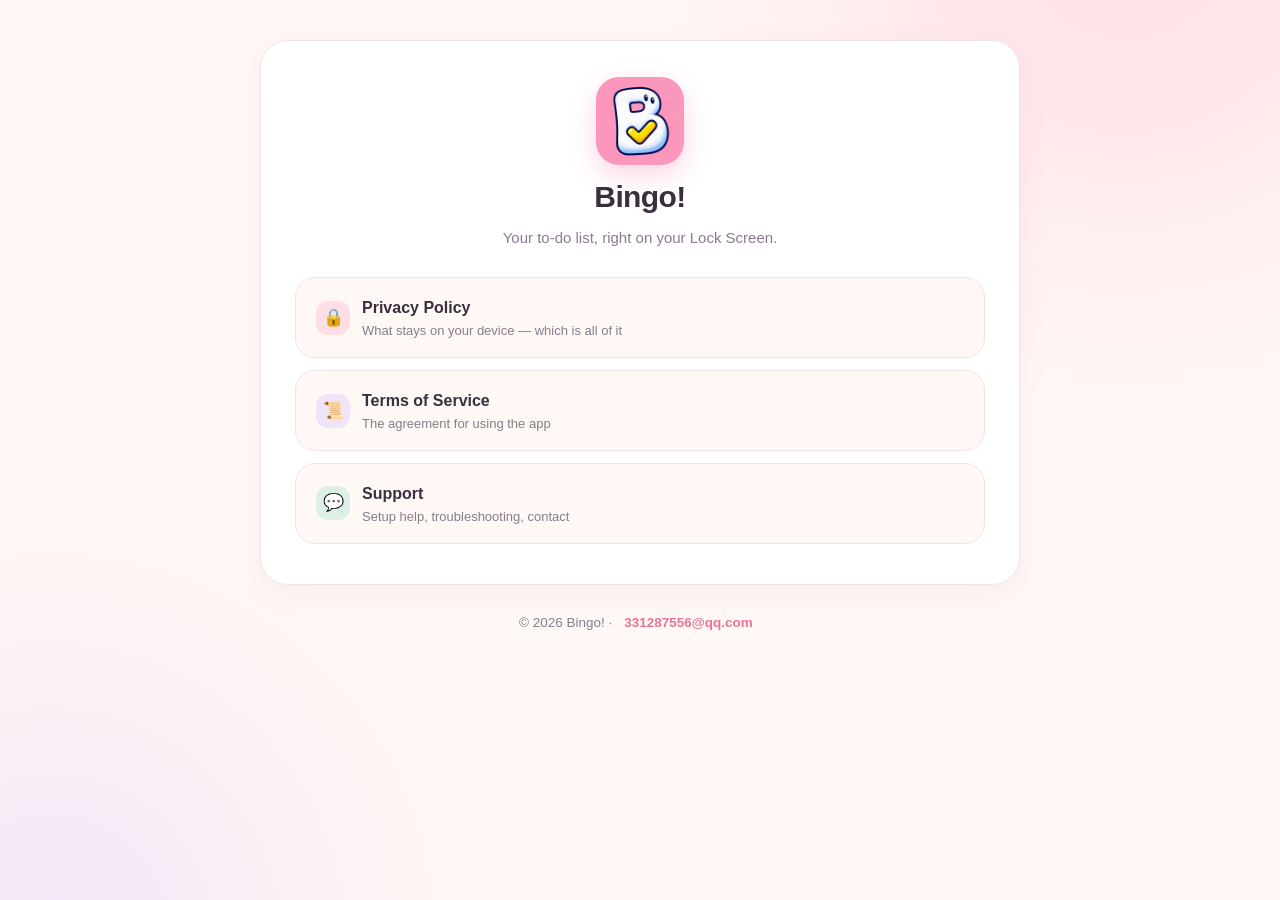
<file: index.html>
<!DOCTYPE html>
<html lang="en">
<head>
<meta charset="UTF-8">
<meta name="viewport" content="width=device-width, initial-scale=1.0">
<title>Bingo! — Legal &amp; Support</title>
<link rel="icon" href="icon.png">
<link rel="apple-touch-icon" href="icon.png">
<link rel="stylesheet" href="style.css">
</head>
<body>
<div class="wrap">
  <div class="card hub">
    <img class="big" src="icon.png" alt="Bingo!" width="88" height="88">
    <h1>Bingo!</h1>
    <p class="sub">Your to-do list, right on your Lock Screen.</p>

    <div class="links">
      <a class="pill" href="privacy-policy.html">
        <span class="ico" style="background:rgba(255,158,189,.28)">🔒</span>
        <span>Privacy Policy<small>What stays on your device — which is all of it</small></span>
      </a>
      <a class="pill" href="terms-of-service.html">
        <span class="ico" style="background:rgba(201,181,255,.30)">📜</span>
        <span>Terms of Service<small>The agreement for using the app</small></span>
      </a>
      <a class="pill" href="support.html">
        <span class="ico" style="background:rgba(138,222,194,.30)">💬</span>
        <span>Support<small>Setup help, troubleshooting, contact</small></span>
      </a>
    </div>
  </div>

  <p class="foot">© 2026 Bingo! · <a href="mailto:331287556@qq.com">331287556@qq.com</a></p>
</div>
</body>
</html>
</file>
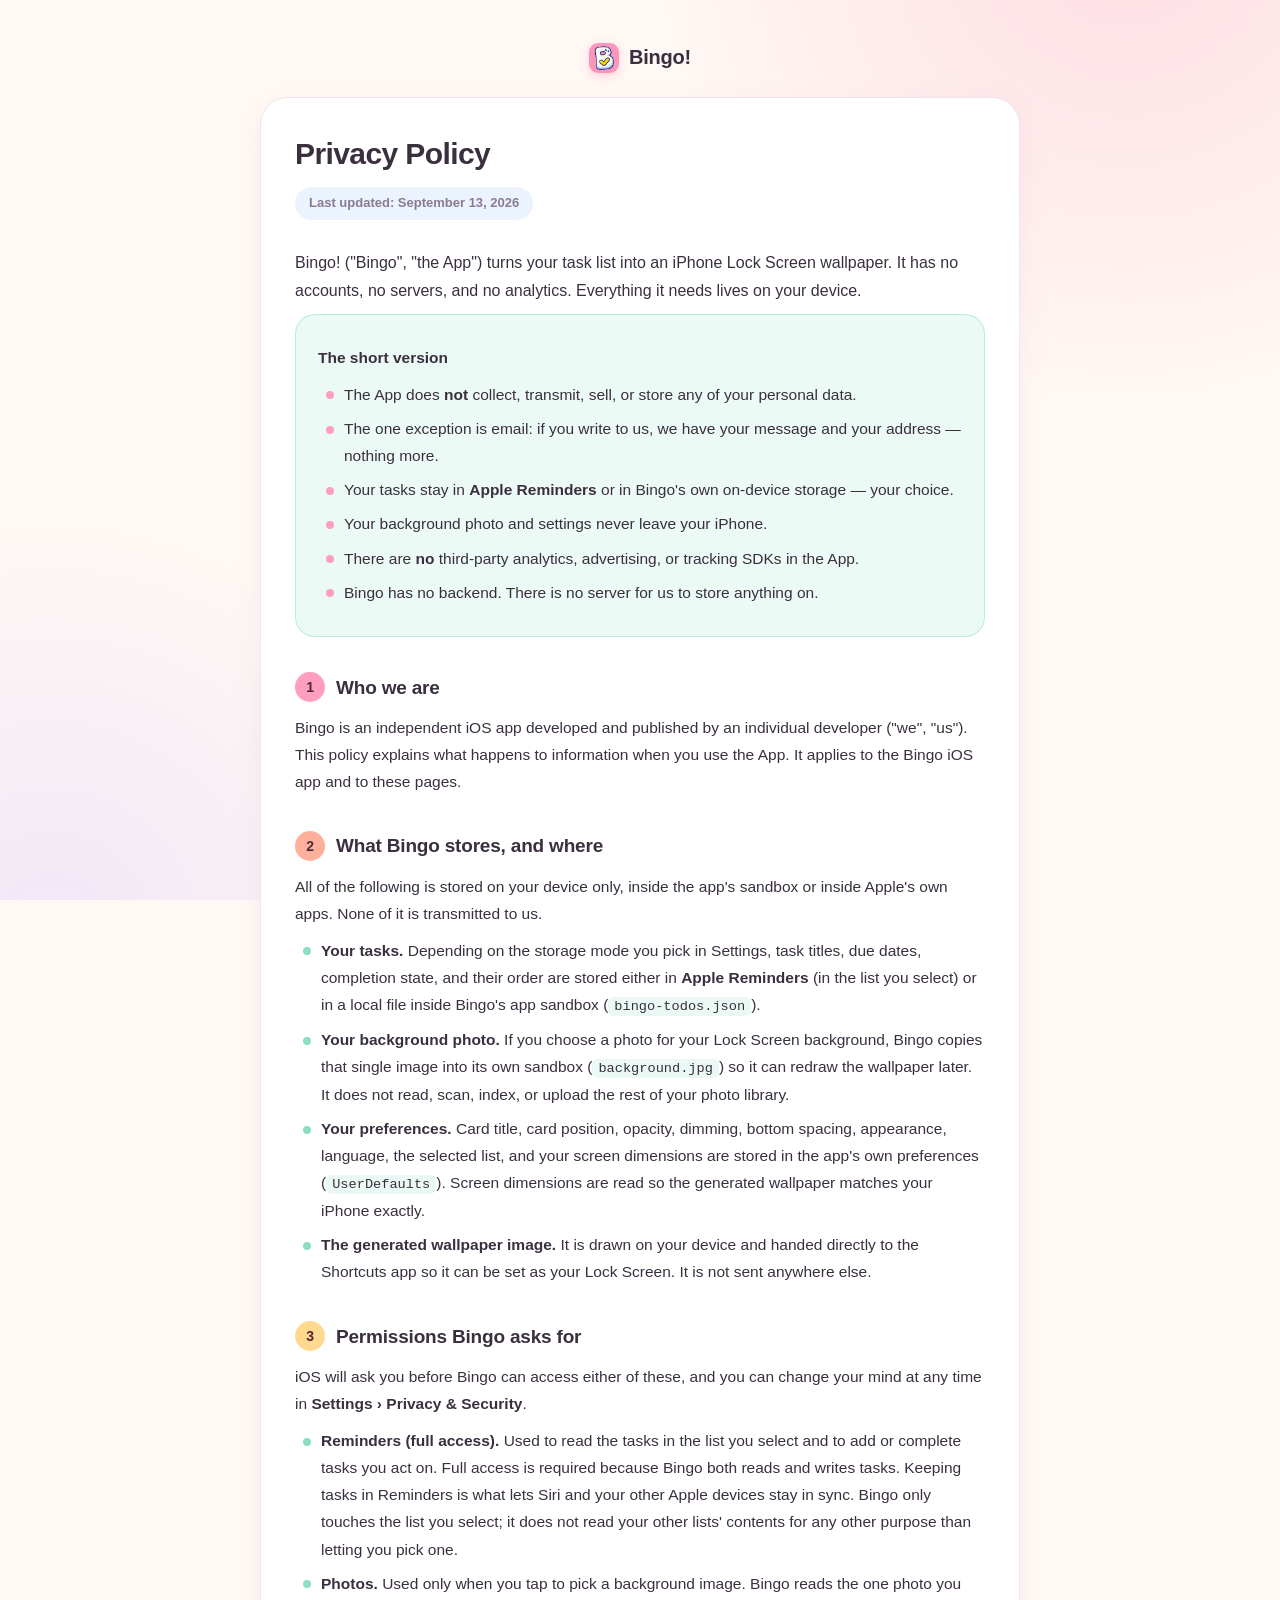
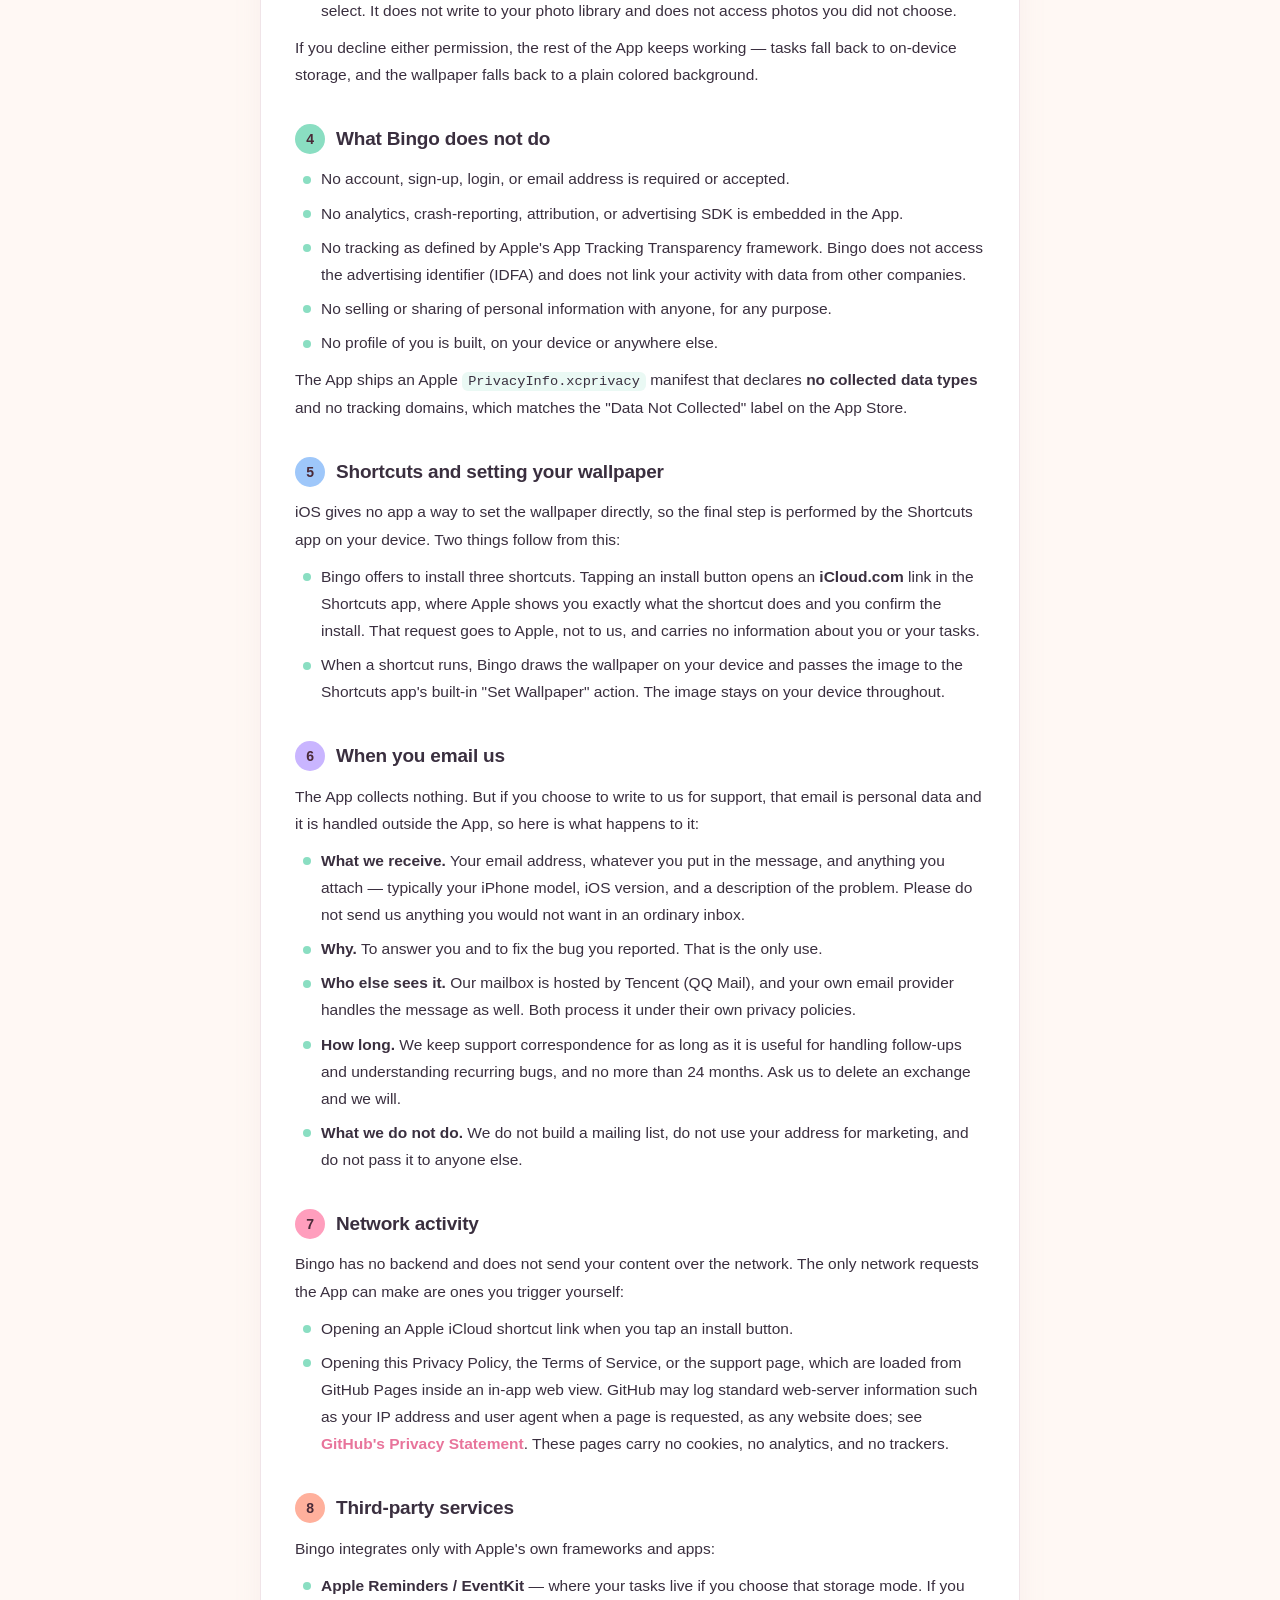
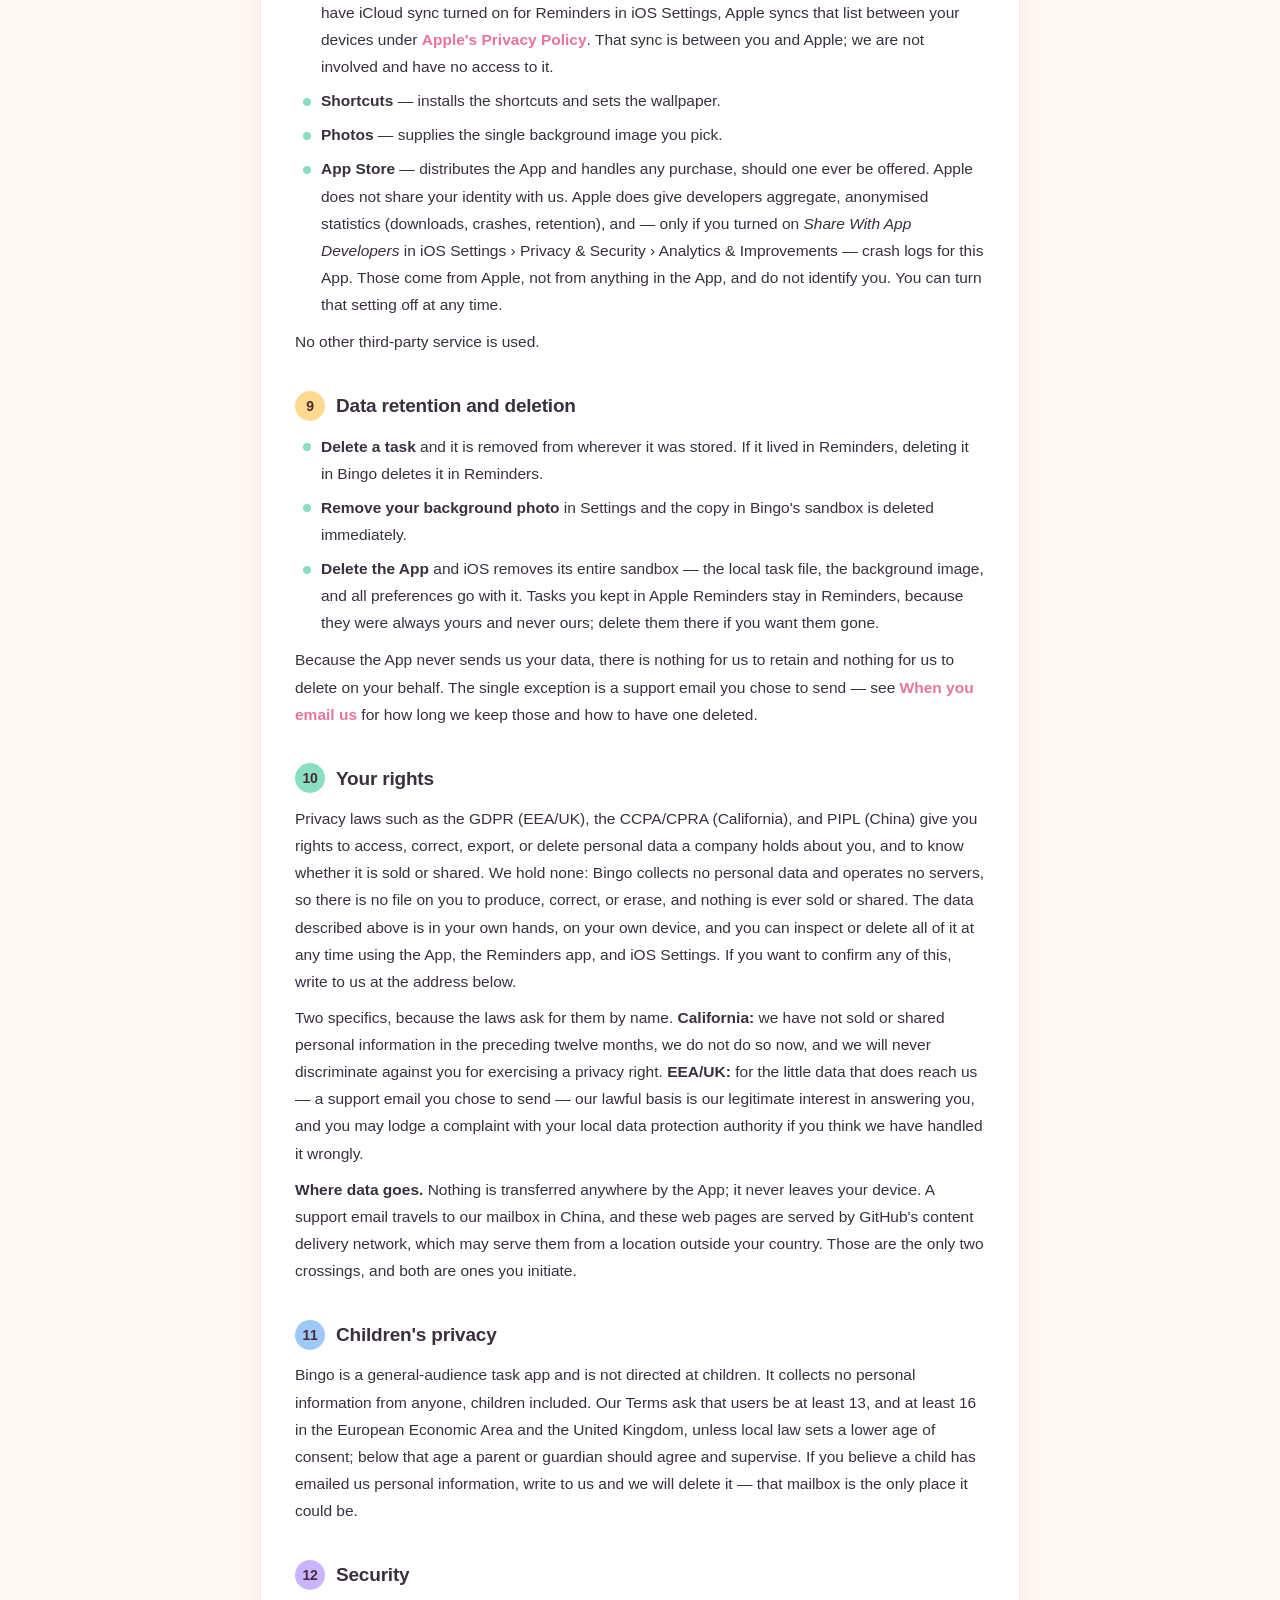
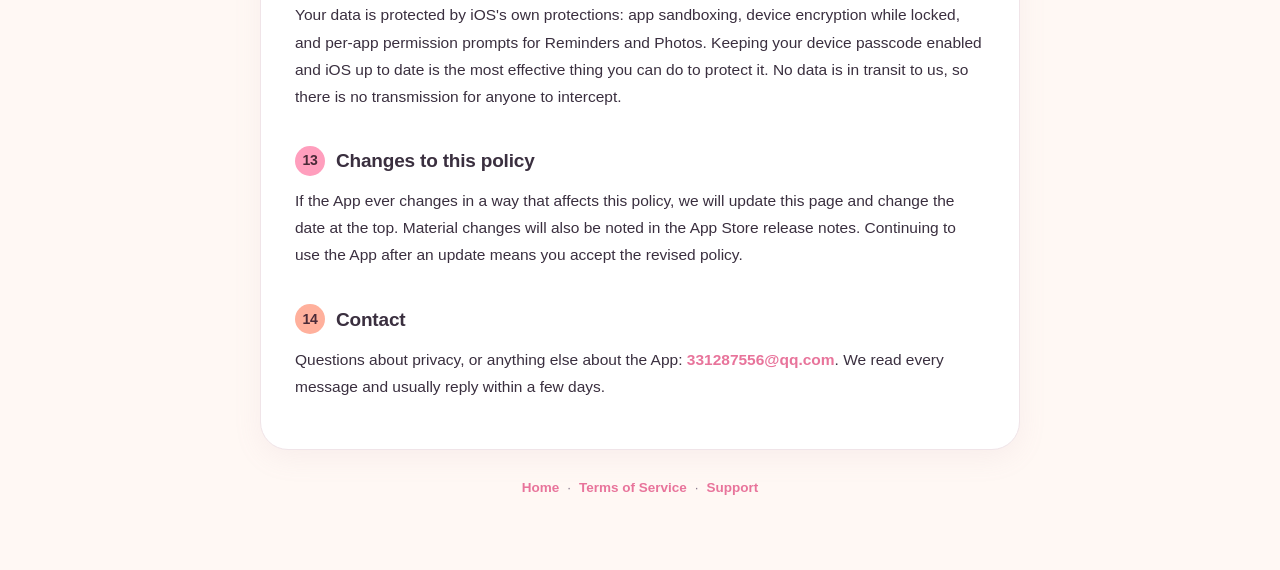
<file: privacy-policy.html>
<!DOCTYPE html>
<html lang="en">
<head>
<meta charset="UTF-8">
<meta name="viewport" content="width=device-width, initial-scale=1.0">
<title>Bingo! — Privacy Policy</title>
<link rel="icon" href="icon.png">
<link rel="apple-touch-icon" href="icon.png">
<link rel="stylesheet" href="style.css">
</head>
<body>
<div class="wrap">
  <a class="brand" href="index.html"><img class="dot" src="icon.png" alt="" width="30" height="30"> Bingo!</a>

  <div class="card">
    <h1>Privacy Policy</h1>
    <span class="date">Last updated: September 13, 2026</span>

    <p class="lede">Bingo! ("Bingo", "the App") turns your task list into an iPhone Lock Screen wallpaper. It has no accounts, no servers, and no analytics. Everything it needs lives on your device.</p>

    <div class="tldr">
      <p><strong>The short version</strong></p>
      <ul>
        <li>The App does <strong>not</strong> collect, transmit, sell, or store any of your personal data.</li>
        <li>The one exception is email: if you write to us, we have your message and your address — nothing more.</li>
        <li>Your tasks stay in <strong>Apple Reminders</strong> or in Bingo's own on-device storage — your choice.</li>
        <li>Your background photo and settings never leave your iPhone.</li>
        <li>There are <strong>no</strong> third-party analytics, advertising, or tracking SDKs in the App.</li>
        <li>Bingo has no backend. There is no server for us to store anything on.</li>
      </ul>
    </div>

    <main>

    <h2>Who we are</h2>
    <p>Bingo is an independent iOS app developed and published by an individual developer ("we", "us"). This policy explains what happens to information when you use the App. It applies to the Bingo iOS app and to these pages.</p>

    <h2>What Bingo stores, and where</h2>
    <p>All of the following is stored on your device only, inside the app's sandbox or inside Apple's own apps. None of it is transmitted to us.</p>
    <ul>
      <li><strong>Your tasks.</strong> Depending on the storage mode you pick in Settings, task titles, due dates, completion state, and their order are stored either in <strong>Apple Reminders</strong> (in the list you select) or in a local file inside Bingo's app sandbox (<code>bingo-todos.json</code>).</li>
      <li><strong>Your background photo.</strong> If you choose a photo for your Lock Screen background, Bingo copies that single image into its own sandbox (<code>background.jpg</code>) so it can redraw the wallpaper later. It does not read, scan, index, or upload the rest of your photo library.</li>
      <li><strong>Your preferences.</strong> Card title, card position, opacity, dimming, bottom spacing, appearance, language, the selected list, and your screen dimensions are stored in the app's own preferences (<code>UserDefaults</code>). Screen dimensions are read so the generated wallpaper matches your iPhone exactly.</li>
      <li><strong>The generated wallpaper image.</strong> It is drawn on your device and handed directly to the Shortcuts app so it can be set as your Lock Screen. It is not sent anywhere else.</li>
    </ul>

    <h2>Permissions Bingo asks for</h2>
    <p>iOS will ask you before Bingo can access either of these, and you can change your mind at any time in <strong>Settings › Privacy &amp; Security</strong>.</p>
    <ul>
      <li><strong>Reminders (full access).</strong> Used to read the tasks in the list you select and to add or complete tasks you act on. Full access is required because Bingo both reads and writes tasks. Keeping tasks in Reminders is what lets Siri and your other Apple devices stay in sync. Bingo only touches the list you select; it does not read your other lists' contents for any other purpose than letting you pick one.</li>
      <li><strong>Photos.</strong> Used only when you tap to pick a background image. Bingo reads the one photo you select. It does not write to your photo library and does not access photos you did not choose.</li>
    </ul>
    <p>If you decline either permission, the rest of the App keeps working — tasks fall back to on-device storage, and the wallpaper falls back to a plain colored background.</p>

    <h2>What Bingo does not do</h2>
    <ul>
      <li>No account, sign-up, login, or email address is required or accepted.</li>
      <li>No analytics, crash-reporting, attribution, or advertising SDK is embedded in the App.</li>
      <li>No tracking as defined by Apple's App Tracking Transparency framework. Bingo does not access the advertising identifier (IDFA) and does not link your activity with data from other companies.</li>
      <li>No selling or sharing of personal information with anyone, for any purpose.</li>
      <li>No profile of you is built, on your device or anywhere else.</li>
    </ul>
    <p>The App ships an Apple <code>PrivacyInfo.xcprivacy</code> manifest that declares <strong>no collected data types</strong> and no tracking domains, which matches the "Data Not Collected" label on the App Store.</p>

    <h2>Shortcuts and setting your wallpaper</h2>
    <p>iOS gives no app a way to set the wallpaper directly, so the final step is performed by the Shortcuts app on your device. Two things follow from this:</p>
    <ul>
      <li>Bingo offers to install three shortcuts. Tapping an install button opens an <strong>iCloud.com</strong> link in the Shortcuts app, where Apple shows you exactly what the shortcut does and you confirm the install. That request goes to Apple, not to us, and carries no information about you or your tasks.</li>
      <li>When a shortcut runs, Bingo draws the wallpaper on your device and passes the image to the Shortcuts app's built-in "Set Wallpaper" action. The image stays on your device throughout.</li>
    </ul>

    <h2 id="email">When you email us</h2>
    <p>The App collects nothing. But if you choose to write to us for support, that email is personal data and it is handled outside the App, so here is what happens to it:</p>
    <ul>
      <li><strong>What we receive.</strong> Your email address, whatever you put in the message, and anything you attach — typically your iPhone model, iOS version, and a description of the problem. Please do not send us anything you would not want in an ordinary inbox.</li>
      <li><strong>Why.</strong> To answer you and to fix the bug you reported. That is the only use.</li>
      <li><strong>Who else sees it.</strong> Our mailbox is hosted by Tencent (QQ Mail), and your own email provider handles the message as well. Both process it under their own privacy policies.</li>
      <li><strong>How long.</strong> We keep support correspondence for as long as it is useful for handling follow-ups and understanding recurring bugs, and no more than 24 months. Ask us to delete an exchange and we will.</li>
      <li><strong>What we do not do.</strong> We do not build a mailing list, do not use your address for marketing, and do not pass it to anyone else.</li>
    </ul>

    <h2>Network activity</h2>
    <p>Bingo has no backend and does not send your content over the network. The only network requests the App can make are ones you trigger yourself:</p>
    <ul>
      <li>Opening an Apple iCloud shortcut link when you tap an install button.</li>
      <li>Opening this Privacy Policy, the Terms of Service, or the support page, which are loaded from GitHub Pages inside an in-app web view. GitHub may log standard web-server information such as your IP address and user agent when a page is requested, as any website does; see <a href="https://docs.github.com/site-policy/privacy-policies/github-privacy-statement">GitHub's Privacy Statement</a>. These pages carry no cookies, no analytics, and no trackers.</li>
    </ul>

    <h2>Third-party services</h2>
    <p>Bingo integrates only with Apple's own frameworks and apps:</p>
    <ul>
      <li><strong>Apple Reminders / EventKit</strong> — where your tasks live if you choose that storage mode. If you have iCloud sync turned on for Reminders in iOS Settings, Apple syncs that list between your devices under <a href="https://www.apple.com/legal/privacy/">Apple's Privacy Policy</a>. That sync is between you and Apple; we are not involved and have no access to it.</li>
      <li><strong>Shortcuts</strong> — installs the shortcuts and sets the wallpaper.</li>
      <li><strong>Photos</strong> — supplies the single background image you pick.</li>
      <li><strong>App Store</strong> — distributes the App and handles any purchase, should one ever be offered. Apple does not share your identity with us. Apple does give developers aggregate, anonymised statistics (downloads, crashes, retention), and — only if you turned on <em>Share With App Developers</em> in iOS Settings › Privacy &amp; Security › Analytics &amp; Improvements — crash logs for this App. Those come from Apple, not from anything in the App, and do not identify you. You can turn that setting off at any time.</li>
    </ul>
    <p>No other third-party service is used.</p>

    <h2>Data retention and deletion</h2>
    <ul>
      <li><strong>Delete a task</strong> and it is removed from wherever it was stored. If it lived in Reminders, deleting it in Bingo deletes it in Reminders.</li>
      <li><strong>Remove your background photo</strong> in Settings and the copy in Bingo's sandbox is deleted immediately.</li>
      <li><strong>Delete the App</strong> and iOS removes its entire sandbox — the local task file, the background image, and all preferences go with it. Tasks you kept in Apple Reminders stay in Reminders, because they were always yours and never ours; delete them there if you want them gone.</li>
    </ul>
    <p>Because the App never sends us your data, there is nothing for us to retain and nothing for us to delete on your behalf. The single exception is a support email you chose to send — see <a href="#email">When you email us</a> for how long we keep those and how to have one deleted.</p>

    <h2>Your rights</h2>
    <p>Privacy laws such as the GDPR (EEA/UK), the CCPA/CPRA (California), and PIPL (China) give you rights to access, correct, export, or delete personal data a company holds about you, and to know whether it is sold or shared. We hold none: Bingo collects no personal data and operates no servers, so there is no file on you to produce, correct, or erase, and nothing is ever sold or shared. The data described above is in your own hands, on your own device, and you can inspect or delete all of it at any time using the App, the Reminders app, and iOS Settings. If you want to confirm any of this, write to us at the address below.</p>
    <p>Two specifics, because the laws ask for them by name. <strong>California:</strong> we have not sold or shared personal information in the preceding twelve months, we do not do so now, and we will never discriminate against you for exercising a privacy right. <strong>EEA/UK:</strong> for the little data that does reach us — a support email you chose to send — our lawful basis is our legitimate interest in answering you, and you may lodge a complaint with your local data protection authority if you think we have handled it wrongly.</p>
    <p><strong>Where data goes.</strong> Nothing is transferred anywhere by the App; it never leaves your device. A support email travels to our mailbox in China, and these web pages are served by GitHub's content delivery network, which may serve them from a location outside your country. Those are the only two crossings, and both are ones you initiate.</p>

    <h2>Children's privacy</h2>
    <p>Bingo is a general-audience task app and is not directed at children. It collects no personal information from anyone, children included. Our Terms ask that users be at least 13, and at least 16 in the European Economic Area and the United Kingdom, unless local law sets a lower age of consent; below that age a parent or guardian should agree and supervise. If you believe a child has emailed us personal information, write to us and we will delete it — that mailbox is the only place it could be.</p>

    <h2>Security</h2>
    <p>Your data is protected by iOS's own protections: app sandboxing, device encryption while locked, and per-app permission prompts for Reminders and Photos. Keeping your device passcode enabled and iOS up to date is the most effective thing you can do to protect it. No data is in transit to us, so there is no transmission for anyone to intercept.</p>

    <h2>Changes to this policy</h2>
    <p>If the App ever changes in a way that affects this policy, we will update this page and change the date at the top. Material changes will also be noted in the App Store release notes. Continuing to use the App after an update means you accept the revised policy.</p>

    <h2>Contact</h2>
    <p>Questions about privacy, or anything else about the App: <a href="mailto:331287556@qq.com">331287556@qq.com</a>. We read every message and usually reply within a few days.</p>

    </main>
  </div>

  <p class="foot">
    <a href="index.html">Home</a>·<a href="terms-of-service.html">Terms of Service</a>·<a href="support.html">Support</a>
  </p>
</div>
</body>
</html>
</file>
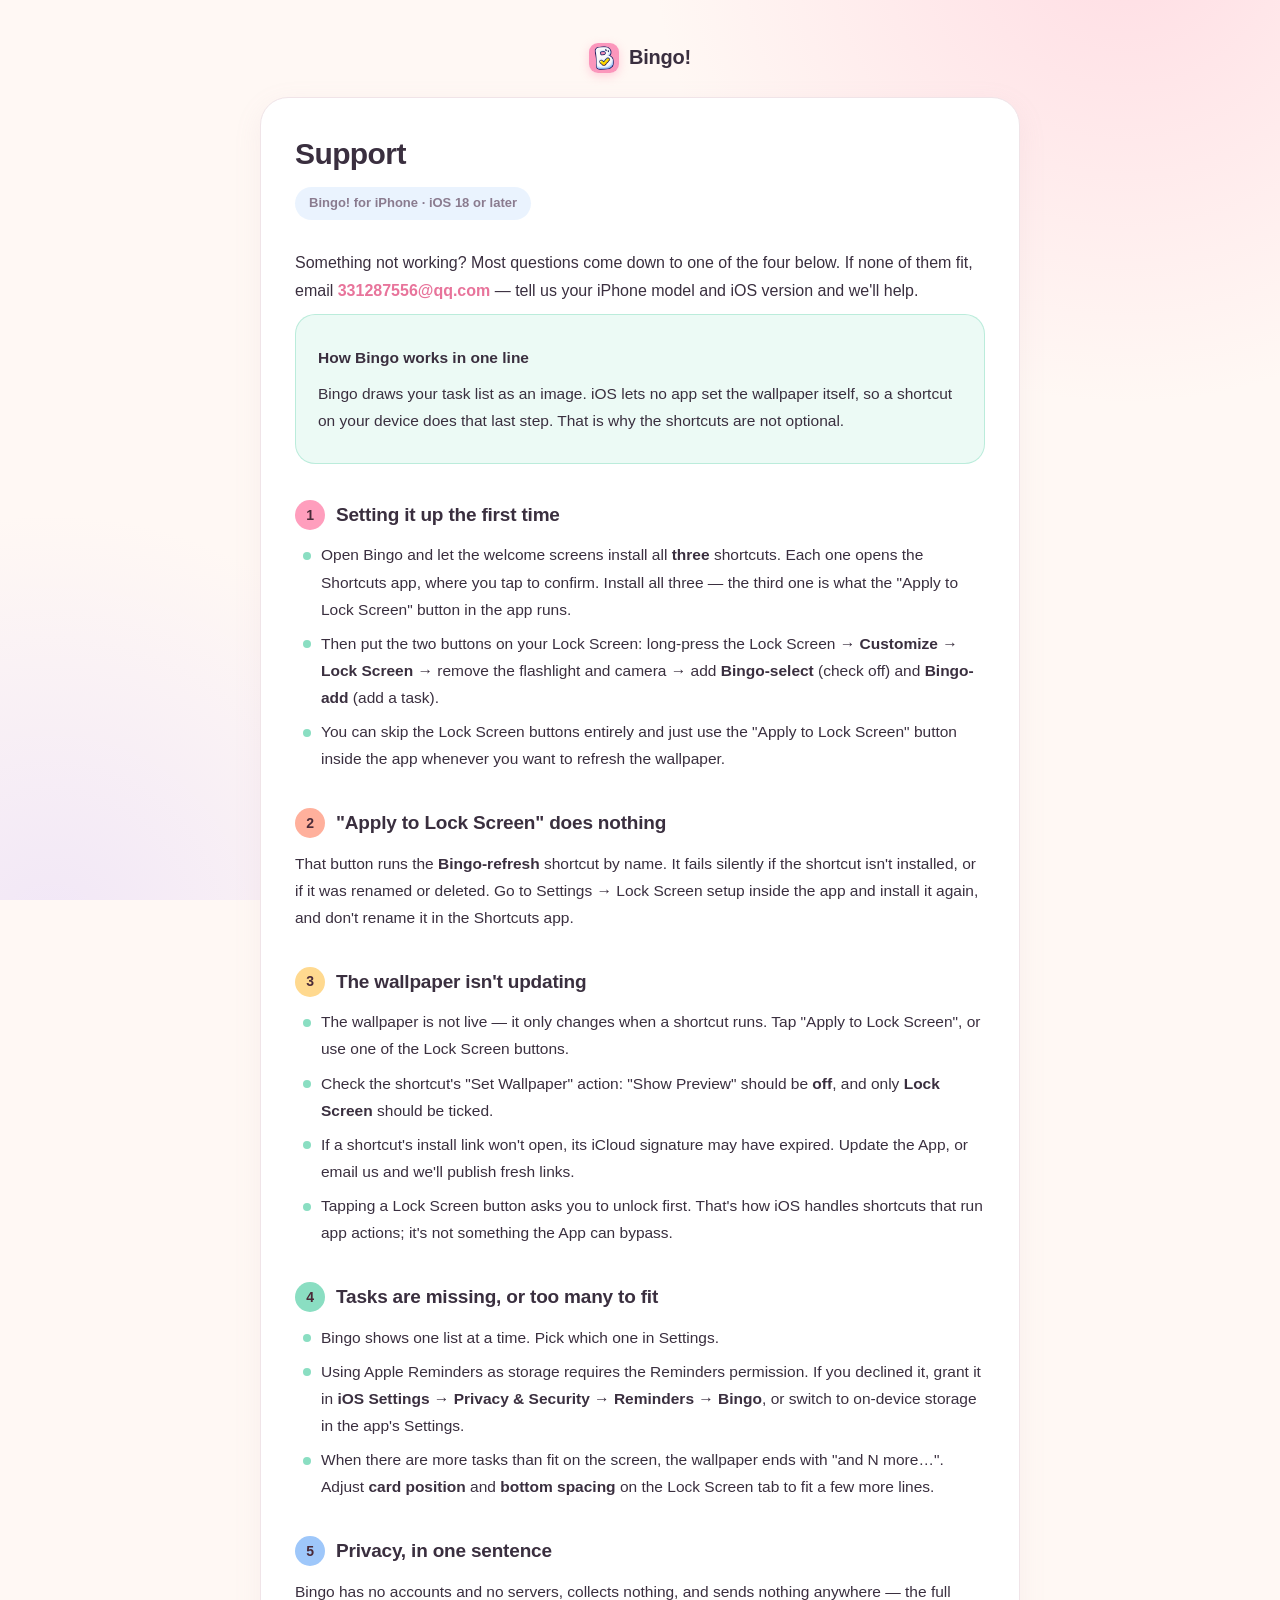
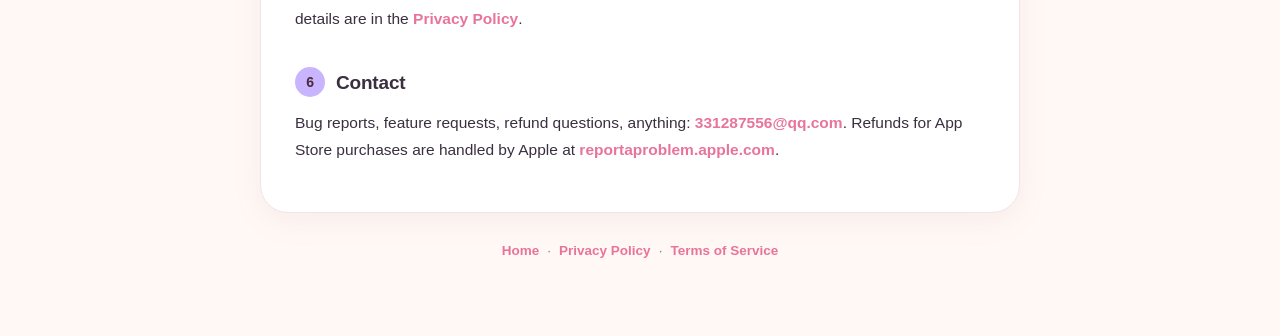
<file: support.html>
<!DOCTYPE html>
<html lang="en">
<head>
<meta charset="UTF-8">
<meta name="viewport" content="width=device-width, initial-scale=1.0">
<title>Bingo! — Support</title>
<link rel="icon" href="icon.png">
<link rel="apple-touch-icon" href="icon.png">
<link rel="stylesheet" href="style.css">
</head>
<body>
<div class="wrap">
  <a class="brand" href="index.html"><img class="dot" src="icon.png" alt="" width="30" height="30"> Bingo!</a>

  <div class="card">
    <h1>Support</h1>
    <span class="date">Bingo! for iPhone · iOS 18 or later</span>

    <p class="lede">Something not working? Most questions come down to one of the four below. If none of them fit, email <a href="mailto:331287556@qq.com">331287556@qq.com</a> — tell us your iPhone model and iOS version and we'll help.</p>

    <div class="tldr">
      <p><strong>How Bingo works in one line</strong></p>
      <p>Bingo draws your task list as an image. iOS lets no app set the wallpaper itself, so a shortcut on your device does that last step. That is why the shortcuts are not optional.</p>
    </div>

    <main>

    <h2>Setting it up the first time</h2>
    <ul>
      <li>Open Bingo and let the welcome screens install all <strong>three</strong> shortcuts. Each one opens the Shortcuts app, where you tap to confirm. Install all three — the third one is what the "Apply to Lock Screen" button in the app runs.</li>
      <li>Then put the two buttons on your Lock Screen: long-press the Lock Screen → <strong>Customize</strong> → <strong>Lock Screen</strong> → remove the flashlight and camera → add <strong>Bingo-select</strong> (check off) and <strong>Bingo-add</strong> (add a task).</li>
      <li>You can skip the Lock Screen buttons entirely and just use the "Apply to Lock Screen" button inside the app whenever you want to refresh the wallpaper.</li>
    </ul>

    <h2>"Apply to Lock Screen" does nothing</h2>
    <p>That button runs the <strong>Bingo-refresh</strong> shortcut by name. It fails silently if the shortcut isn't installed, or if it was renamed or deleted. Go to Settings → Lock Screen setup inside the app and install it again, and don't rename it in the Shortcuts app.</p>

    <h2>The wallpaper isn't updating</h2>
    <ul>
      <li>The wallpaper is not live — it only changes when a shortcut runs. Tap "Apply to Lock Screen", or use one of the Lock Screen buttons.</li>
      <li>Check the shortcut's "Set Wallpaper" action: "Show Preview" should be <strong>off</strong>, and only <strong>Lock Screen</strong> should be ticked.</li>
      <li>If a shortcut's install link won't open, its iCloud signature may have expired. Update the App, or email us and we'll publish fresh links.</li>
      <li>Tapping a Lock Screen button asks you to unlock first. That's how iOS handles shortcuts that run app actions; it's not something the App can bypass.</li>
    </ul>

    <h2>Tasks are missing, or too many to fit</h2>
    <ul>
      <li>Bingo shows one list at a time. Pick which one in Settings.</li>
      <li>Using Apple Reminders as storage requires the Reminders permission. If you declined it, grant it in <strong>iOS Settings → Privacy &amp; Security → Reminders → Bingo</strong>, or switch to on-device storage in the app's Settings.</li>
      <li>When there are more tasks than fit on the screen, the wallpaper ends with "and N more…". Adjust <strong>card position</strong> and <strong>bottom spacing</strong> on the Lock Screen tab to fit a few more lines.</li>
    </ul>

    <h2>Privacy, in one sentence</h2>
    <p>Bingo has no accounts and no servers, collects nothing, and sends nothing anywhere — the full details are in the <a href="privacy-policy.html">Privacy Policy</a>.</p>

    <h2>Contact</h2>
    <p>Bug reports, feature requests, refund questions, anything: <a href="mailto:331287556@qq.com">331287556@qq.com</a>. Refunds for App Store purchases are handled by Apple at <a href="https://reportaproblem.apple.com">reportaproblem.apple.com</a>.</p>

    </main>
  </div>

  <p class="foot">
    <a href="index.html">Home</a>·<a href="privacy-policy.html">Privacy Policy</a>·<a href="terms-of-service.html">Terms of Service</a>
  </p>
</div>
</body>
</html>
</file>
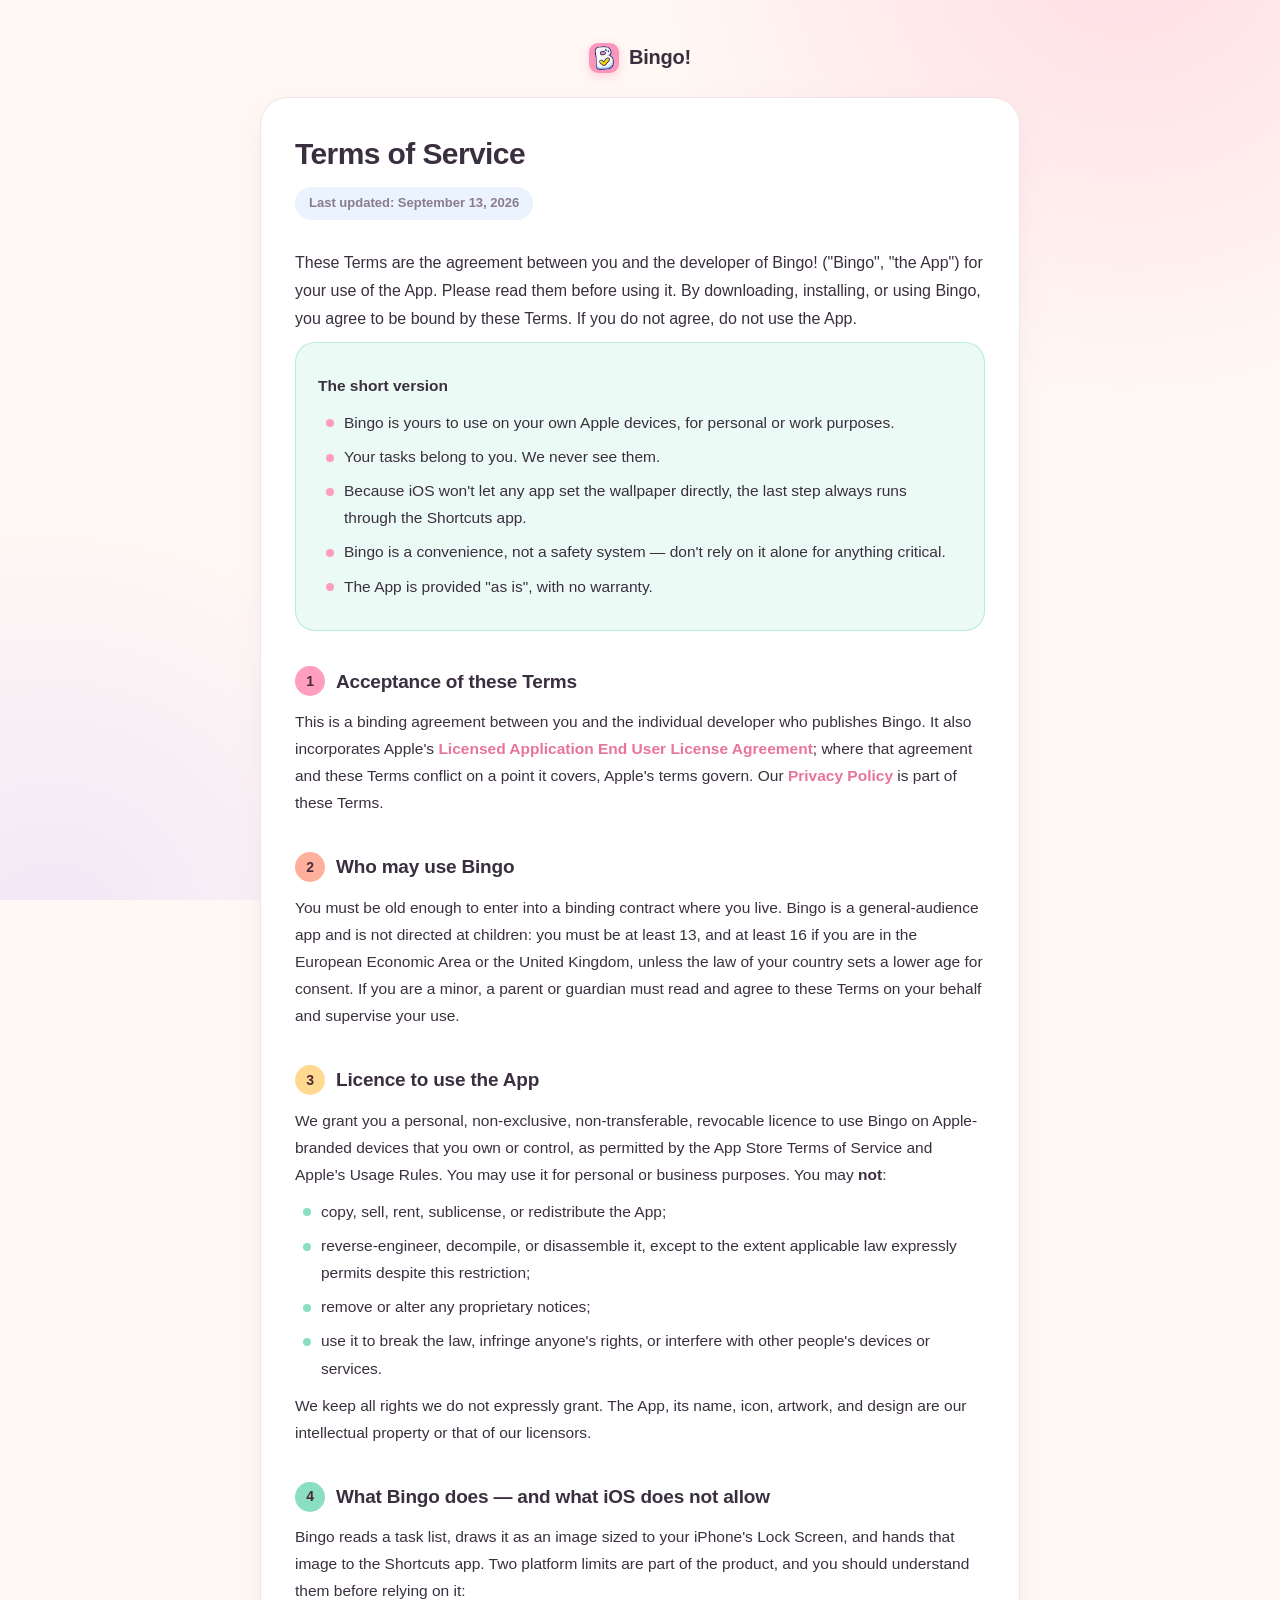
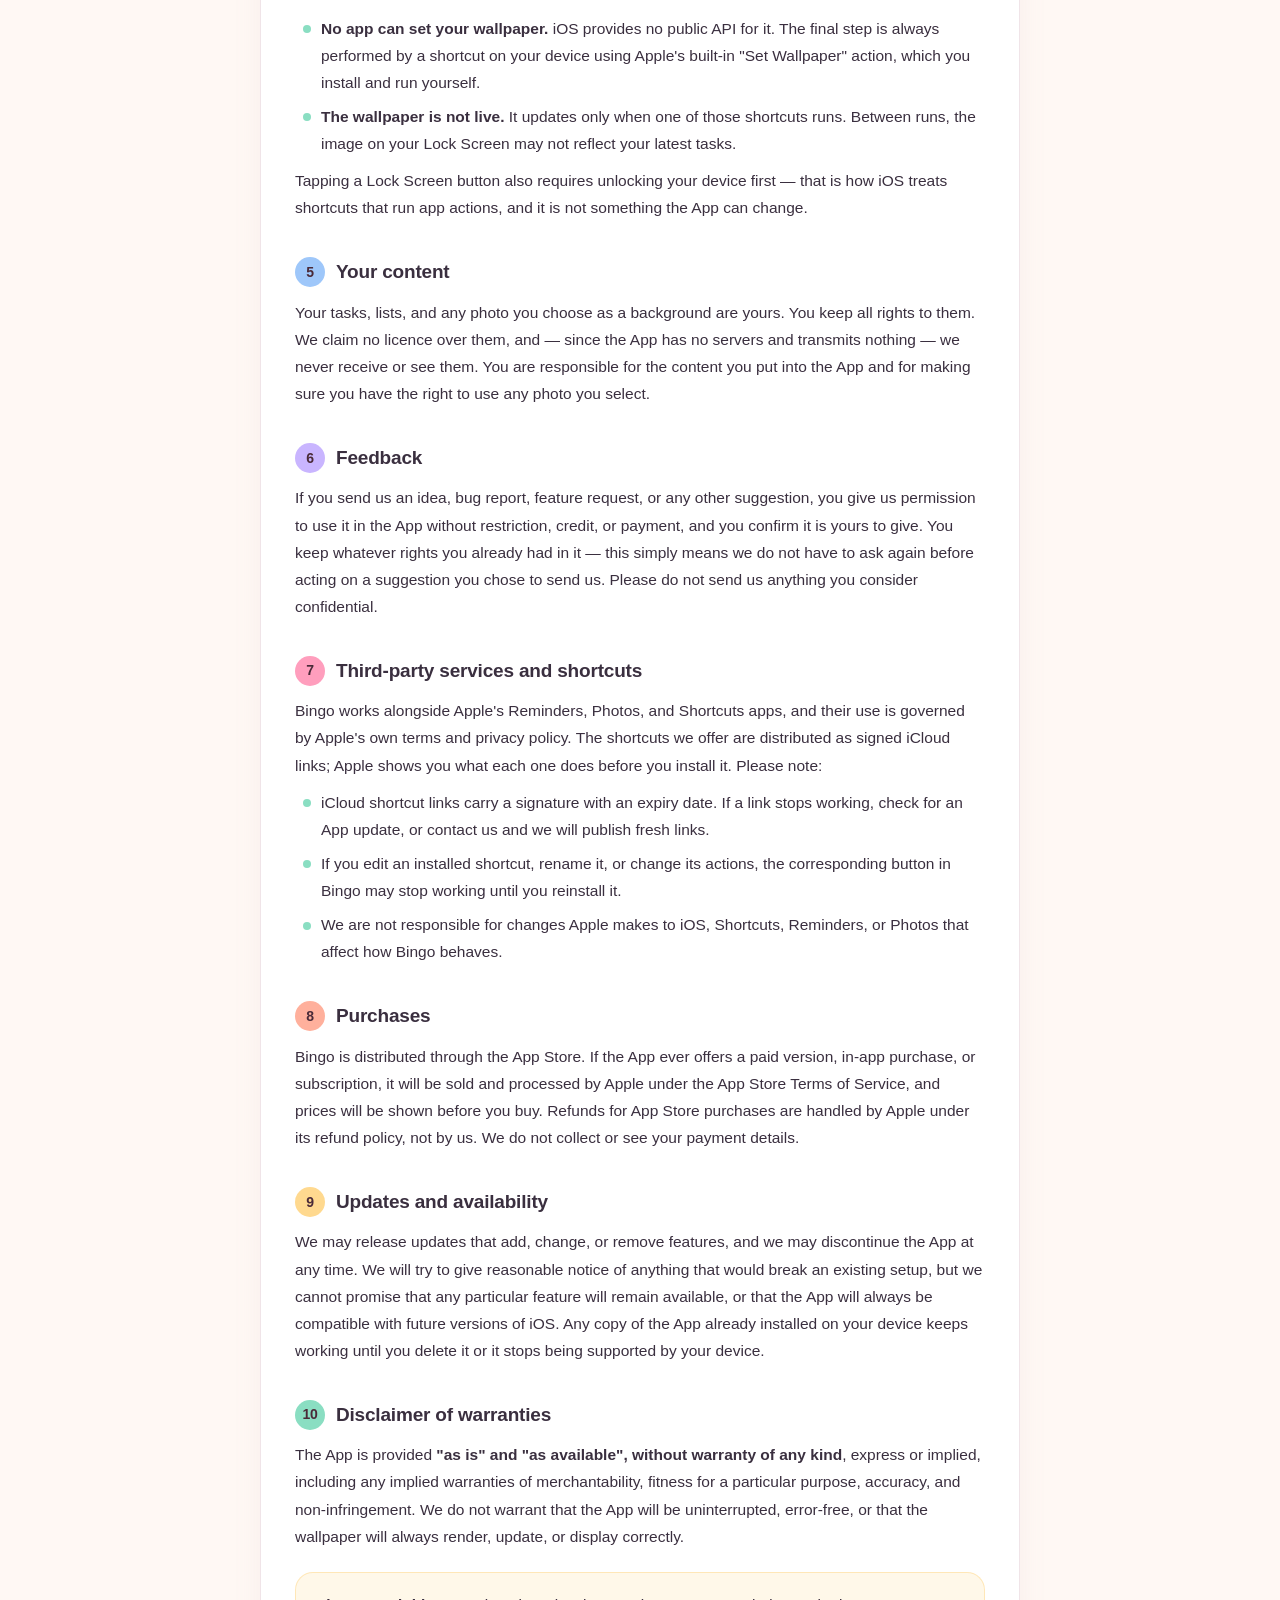
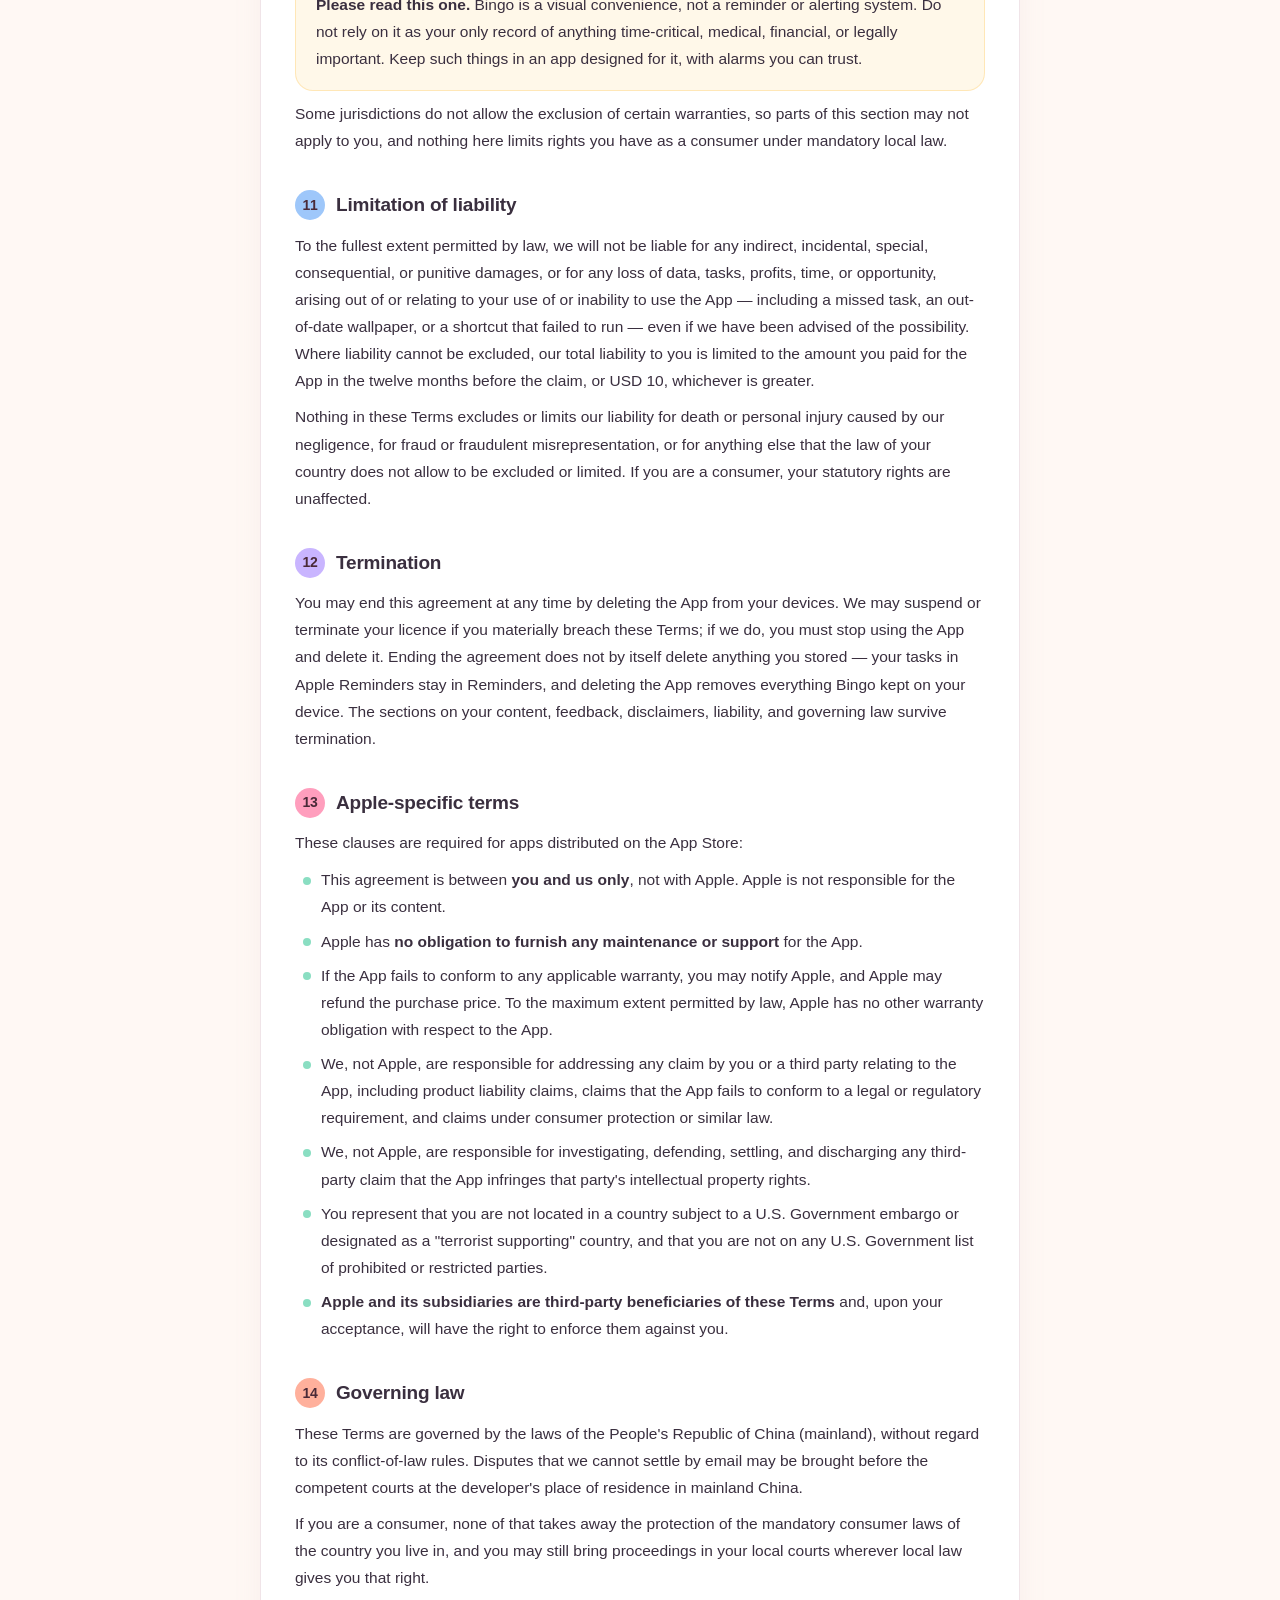
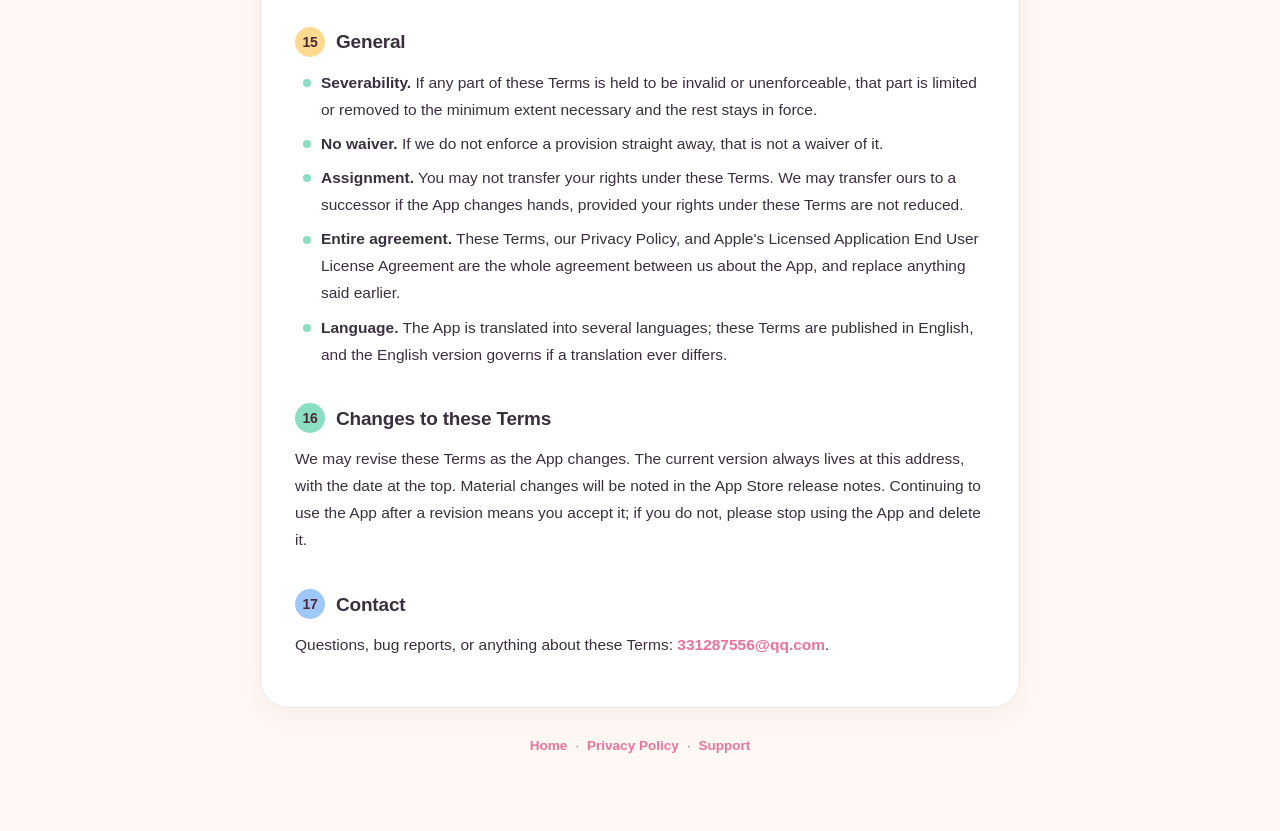
<file: terms-of-service.html>
<!DOCTYPE html>
<html lang="en">
<head>
<meta charset="UTF-8">
<meta name="viewport" content="width=device-width, initial-scale=1.0">
<title>Bingo! — Terms of Service</title>
<link rel="icon" href="icon.png">
<link rel="apple-touch-icon" href="icon.png">
<link rel="stylesheet" href="style.css">
</head>
<body>
<div class="wrap">
  <a class="brand" href="index.html"><img class="dot" src="icon.png" alt="" width="30" height="30"> Bingo!</a>

  <div class="card">
    <h1>Terms of Service</h1>
    <span class="date">Last updated: September 13, 2026</span>

    <p class="lede">These Terms are the agreement between you and the developer of Bingo! ("Bingo", "the App") for your use of the App. Please read them before using it. By downloading, installing, or using Bingo, you agree to be bound by these Terms. If you do not agree, do not use the App.</p>

    <div class="tldr">
      <p><strong>The short version</strong></p>
      <ul>
        <li>Bingo is yours to use on your own Apple devices, for personal or work purposes.</li>
        <li>Your tasks belong to you. We never see them.</li>
        <li>Because iOS won't let any app set the wallpaper directly, the last step always runs through the Shortcuts app.</li>
        <li>Bingo is a convenience, not a safety system — don't rely on it alone for anything critical.</li>
        <li>The App is provided "as is", with no warranty.</li>
      </ul>
    </div>

    <main>

    <h2>Acceptance of these Terms</h2>
    <p>This is a binding agreement between you and the individual developer who publishes Bingo. It also incorporates Apple's <a href="https://www.apple.com/legal/internet-services/itunes/dev/stdeula/">Licensed Application End User License Agreement</a>; where that agreement and these Terms conflict on a point it covers, Apple's terms govern. Our <a href="privacy-policy.html">Privacy Policy</a> is part of these Terms.</p>

    <h2>Who may use Bingo</h2>
    <p>You must be old enough to enter into a binding contract where you live. Bingo is a general-audience app and is not directed at children: you must be at least 13, and at least 16 if you are in the European Economic Area or the United Kingdom, unless the law of your country sets a lower age for consent. If you are a minor, a parent or guardian must read and agree to these Terms on your behalf and supervise your use.</p>

    <h2>Licence to use the App</h2>
    <p>We grant you a personal, non-exclusive, non-transferable, revocable licence to use Bingo on Apple-branded devices that you own or control, as permitted by the App Store Terms of Service and Apple's Usage Rules. You may use it for personal or business purposes. You may <strong>not</strong>:</p>
    <ul>
      <li>copy, sell, rent, sublicense, or redistribute the App;</li>
      <li>reverse-engineer, decompile, or disassemble it, except to the extent applicable law expressly permits despite this restriction;</li>
      <li>remove or alter any proprietary notices;</li>
      <li>use it to break the law, infringe anyone's rights, or interfere with other people's devices or services.</li>
    </ul>
    <p>We keep all rights we do not expressly grant. The App, its name, icon, artwork, and design are our intellectual property or that of our licensors.</p>

    <h2>What Bingo does — and what iOS does not allow</h2>
    <p>Bingo reads a task list, draws it as an image sized to your iPhone's Lock Screen, and hands that image to the Shortcuts app. Two platform limits are part of the product, and you should understand them before relying on it:</p>
    <ul>
      <li><strong>No app can set your wallpaper.</strong> iOS provides no public API for it. The final step is always performed by a shortcut on your device using Apple's built-in "Set Wallpaper" action, which you install and run yourself.</li>
      <li><strong>The wallpaper is not live.</strong> It updates only when one of those shortcuts runs. Between runs, the image on your Lock Screen may not reflect your latest tasks.</li>
    </ul>
    <p>Tapping a Lock Screen button also requires unlocking your device first — that is how iOS treats shortcuts that run app actions, and it is not something the App can change.</p>

    <h2>Your content</h2>
    <p>Your tasks, lists, and any photo you choose as a background are yours. You keep all rights to them. We claim no licence over them, and — since the App has no servers and transmits nothing — we never receive or see them. You are responsible for the content you put into the App and for making sure you have the right to use any photo you select.</p>

    <h2>Feedback</h2>
    <p>If you send us an idea, bug report, feature request, or any other suggestion, you give us permission to use it in the App without restriction, credit, or payment, and you confirm it is yours to give. You keep whatever rights you already had in it — this simply means we do not have to ask again before acting on a suggestion you chose to send us. Please do not send us anything you consider confidential.</p>

    <h2>Third-party services and shortcuts</h2>
    <p>Bingo works alongside Apple's Reminders, Photos, and Shortcuts apps, and their use is governed by Apple's own terms and privacy policy. The shortcuts we offer are distributed as signed iCloud links; Apple shows you what each one does before you install it. Please note:</p>
    <ul>
      <li>iCloud shortcut links carry a signature with an expiry date. If a link stops working, check for an App update, or contact us and we will publish fresh links.</li>
      <li>If you edit an installed shortcut, rename it, or change its actions, the corresponding button in Bingo may stop working until you reinstall it.</li>
      <li>We are not responsible for changes Apple makes to iOS, Shortcuts, Reminders, or Photos that affect how Bingo behaves.</li>
    </ul>

    <h2>Purchases</h2>
    <p>Bingo is distributed through the App Store. If the App ever offers a paid version, in-app purchase, or subscription, it will be sold and processed by Apple under the App Store Terms of Service, and prices will be shown before you buy. Refunds for App Store purchases are handled by Apple under its refund policy, not by us. We do not collect or see your payment details.</p>

    <h2>Updates and availability</h2>
    <p>We may release updates that add, change, or remove features, and we may discontinue the App at any time. We will try to give reasonable notice of anything that would break an existing setup, but we cannot promise that any particular feature will remain available, or that the App will always be compatible with future versions of iOS. Any copy of the App already installed on your device keeps working until you delete it or it stops being supported by your device.</p>

    <h2>Disclaimer of warranties</h2>
    <p>The App is provided <strong>"as is" and "as available", without warranty of any kind</strong>, express or implied, including any implied warranties of merchantability, fitness for a particular purpose, accuracy, and non-infringement. We do not warrant that the App will be uninterrupted, error-free, or that the wallpaper will always render, update, or display correctly.</p>
    <div class="note">
      <p><span class="tag">Please read this one.</span> Bingo is a visual convenience, not a reminder or alerting system. Do not rely on it as your only record of anything time-critical, medical, financial, or legally important. Keep such things in an app designed for it, with alarms you can trust.</p>
    </div>
    <p>Some jurisdictions do not allow the exclusion of certain warranties, so parts of this section may not apply to you, and nothing here limits rights you have as a consumer under mandatory local law.</p>

    <h2>Limitation of liability</h2>
    <p>To the fullest extent permitted by law, we will not be liable for any indirect, incidental, special, consequential, or punitive damages, or for any loss of data, tasks, profits, time, or opportunity, arising out of or relating to your use of or inability to use the App — including a missed task, an out-of-date wallpaper, or a shortcut that failed to run — even if we have been advised of the possibility. Where liability cannot be excluded, our total liability to you is limited to the amount you paid for the App in the twelve months before the claim, or USD 10, whichever is greater.</p>
    <p>Nothing in these Terms excludes or limits our liability for death or personal injury caused by our negligence, for fraud or fraudulent misrepresentation, or for anything else that the law of your country does not allow to be excluded or limited. If you are a consumer, your statutory rights are unaffected.</p>

    <h2>Termination</h2>
    <p>You may end this agreement at any time by deleting the App from your devices. We may suspend or terminate your licence if you materially breach these Terms; if we do, you must stop using the App and delete it. Ending the agreement does not by itself delete anything you stored — your tasks in Apple Reminders stay in Reminders, and deleting the App removes everything Bingo kept on your device. The sections on your content, feedback, disclaimers, liability, and governing law survive termination.</p>

    <h2>Apple-specific terms</h2>
    <p>These clauses are required for apps distributed on the App Store:</p>
    <ul>
      <li>This agreement is between <strong>you and us only</strong>, not with Apple. Apple is not responsible for the App or its content.</li>
      <li>Apple has <strong>no obligation to furnish any maintenance or support</strong> for the App.</li>
      <li>If the App fails to conform to any applicable warranty, you may notify Apple, and Apple may refund the purchase price. To the maximum extent permitted by law, Apple has no other warranty obligation with respect to the App.</li>
      <li>We, not Apple, are responsible for addressing any claim by you or a third party relating to the App, including product liability claims, claims that the App fails to conform to a legal or regulatory requirement, and claims under consumer protection or similar law.</li>
      <li>We, not Apple, are responsible for investigating, defending, settling, and discharging any third-party claim that the App infringes that party's intellectual property rights.</li>
      <li>You represent that you are not located in a country subject to a U.S. Government embargo or designated as a "terrorist supporting" country, and that you are not on any U.S. Government list of prohibited or restricted parties.</li>
      <li><strong>Apple and its subsidiaries are third-party beneficiaries of these Terms</strong> and, upon your acceptance, will have the right to enforce them against you.</li>
    </ul>

    <h2>Governing law</h2>
    <p>These Terms are governed by the laws of the People's Republic of China (mainland), without regard to its conflict-of-law rules. Disputes that we cannot settle by email may be brought before the competent courts at the developer's place of residence in mainland China.</p>
    <p>If you are a consumer, none of that takes away the protection of the mandatory consumer laws of the country you live in, and you may still bring proceedings in your local courts wherever local law gives you that right.</p>

    <h2>General</h2>
    <ul>
      <li><strong>Severability.</strong> If any part of these Terms is held to be invalid or unenforceable, that part is limited or removed to the minimum extent necessary and the rest stays in force.</li>
      <li><strong>No waiver.</strong> If we do not enforce a provision straight away, that is not a waiver of it.</li>
      <li><strong>Assignment.</strong> You may not transfer your rights under these Terms. We may transfer ours to a successor if the App changes hands, provided your rights under these Terms are not reduced.</li>
      <li><strong>Entire agreement.</strong> These Terms, our Privacy Policy, and Apple's Licensed Application End User License Agreement are the whole agreement between us about the App, and replace anything said earlier.</li>
      <li><strong>Language.</strong> The App is translated into several languages; these Terms are published in English, and the English version governs if a translation ever differs.</li>
    </ul>

    <h2>Changes to these Terms</h2>
    <p>We may revise these Terms as the App changes. The current version always lives at this address, with the date at the top. Material changes will be noted in the App Store release notes. Continuing to use the App after a revision means you accept it; if you do not, please stop using the App and delete it.</p>

    <h2>Contact</h2>
    <p>Questions, bug reports, or anything about these Terms: <a href="mailto:331287556@qq.com">331287556@qq.com</a>.</p>

    </main>
  </div>

  <p class="foot">
    <a href="index.html">Home</a>·<a href="privacy-policy.html">Privacy Policy</a>·<a href="support.html">Support</a>
  </p>
</div>
</body>
</html>
</file>
<file: style.css>
/* Bingo! legal pages — candy palette, rounded, light + dark */
:root {
  --canvas: #FFF8F4;
  --surface: #FFFFFF;
  --hairline: #F0E4E8;
  --ink: #3A2F3F;
  --ink-soft: #8A7B8F;
  --rose: #FF9EBD;
  --peach: #FFB09C;
  --cream: #FFD98F;
  --mint: #8ADEC2;
  --sky: #9EC7FA;
  --lavender: #C9B5FF;
  --link: #E8749B;
}
@media (prefers-color-scheme: dark) {
  :root {
    --canvas: #17121C;
    --surface: #241E2E;
    --hairline: #332A3E;
    --ink: #F2EAF4;
    --ink-soft: #A99BB0;
    --link: #FFB6CF;
  }
}
* { margin: 0; padding: 0; box-sizing: border-box; }

body {
  font-family: ui-rounded, "SF Pro Rounded", -apple-system, BlinkMacSystemFont,
               "Segoe UI", "PingFang SC", "Hiragino Sans", Roboto, sans-serif;
  background-color: var(--canvas);
  background-image:
    radial-gradient(60vw 60vw at 88% -8%, rgba(255, 158, 189, .30), transparent 62%),
    radial-gradient(55vw 55vw at 4% 104%, rgba(201, 181, 255, .26), transparent 60%);
  background-attachment: fixed;
  color: var(--ink);
  line-height: 1.75;
  padding: 40px 20px 64px;
  -webkit-text-size-adjust: 100%;
}

.wrap { max-width: 760px; margin: 0 auto; }

.brand {
  display: flex; align-items: center; justify-content: center; gap: 10px;
  font-size: 20px; font-weight: 800; letter-spacing: -.01em;
  color: var(--ink); text-decoration: none; margin-bottom: 22px;
}
.brand .dot {
  width: 30px; height: 30px; border-radius: 9px;
  display: block; object-fit: cover;
  box-shadow: 0 3px 10px rgba(255, 158, 189, .45);
}

.card {
  background: var(--surface);
  border: 1px solid var(--hairline);
  border-radius: 28px;
  padding: 36px 34px 40px;
  box-shadow: 0 8px 28px rgba(190, 150, 170, .10);
}

h1 { font-size: 30px; font-weight: 800; letter-spacing: -.02em; line-height: 1.3; }

.date {
  display: inline-block; margin: 14px 0 20px; padding: 5px 14px;
  border-radius: 999px; background: rgba(158, 199, 250, .22);
  color: var(--ink-soft); font-size: 13px; font-weight: 600;
}

.lede { font-size: 16px; color: var(--ink); }

main { counter-reset: sec; }

h2 {
  counter-increment: sec;
  display: flex; align-items: center; gap: 11px;
  font-size: 19px; font-weight: 800; letter-spacing: -.01em;
  margin: 34px 0 10px;
}
h2::before {
  content: counter(sec);
  flex: none; width: 30px; height: 30px; border-radius: 50%;
  background: var(--c, var(--rose)); color: #4A2A38;
  font-size: 14px; font-weight: 800;
  display: grid; place-items: center;
}
h2:nth-of-type(6n+1) { --c: var(--rose); }
h2:nth-of-type(6n+2) { --c: var(--peach); }
h2:nth-of-type(6n+3) { --c: var(--cream); }
h2:nth-of-type(6n+4) { --c: var(--mint); }
h2:nth-of-type(6n+5) { --c: var(--sky); }
h2:nth-of-type(6n+6) { --c: var(--lavender); }

h3 { font-size: 16px; font-weight: 700; margin: 20px 0 4px; }

p { margin: 9px 0; font-size: 15.5px; }
ul { margin: 10px 0 10px 4px; list-style: none; }
li { position: relative; padding-left: 22px; margin: 7px 0; font-size: 15.5px; }
li::before {
  content: ""; position: absolute; left: 4px; top: .68em;
  width: 8px; height: 8px; border-radius: 50%; background: var(--mint);
}
strong { font-weight: 700; }
a { color: var(--link); text-decoration: none; font-weight: 600; }
a:hover { text-decoration: underline; }
code {
  font-family: ui-monospace, SFMono-Regular, Menlo, monospace;
  font-size: .88em; background: rgba(138, 222, 194, .18);
  padding: 2px 6px; border-radius: 6px;
}

.note {
  margin: 22px 0 6px; padding: 18px 20px;
  background: rgba(255, 217, 143, .20);
  border: 1px solid rgba(255, 217, 143, .55);
  border-radius: 18px;
}
.note p:first-child { margin-top: 0; }
.note p:last-child { margin-bottom: 0; }
.note .tag { font-weight: 800; }

.tldr {
  margin: 4px 0 10px; padding: 20px 22px;
  background: rgba(138, 222, 194, .16);
  border: 1px solid rgba(138, 222, 194, .5);
  border-radius: 20px;
}
.tldr li::before { background: var(--rose); }

.foot {
  margin-top: 26px; text-align: center;
  color: var(--ink-soft); font-size: 13.5px;
}
.foot a { margin: 0 8px; }

/* index */
.hub { text-align: center; }
.hub .big {
  width: 88px; height: 88px; border-radius: 23px;
  display: block; margin: 0 auto 12px; object-fit: cover;
  box-shadow: 0 10px 26px rgba(255, 158, 189, .42);
}
.hub p.sub { color: var(--ink-soft); font-size: 15px; margin-bottom: 26px; }
.links { display: grid; gap: 12px; }
.pill {
  display: flex; align-items: center; gap: 12px;
  padding: 16px 20px; border-radius: 20px;
  border: 1px solid var(--hairline); background: var(--canvas);
  color: var(--ink); font-size: 16px; font-weight: 700; text-decoration: none;
  transition: transform .16s ease, box-shadow .16s ease;
}
.pill:hover { transform: translateY(-2px); box-shadow: 0 8px 20px rgba(190, 150, 170, .18); text-decoration: none; }
.pill .ico {
  width: 34px; height: 34px; border-radius: 12px; flex: none;
  display: grid; place-items: center; font-size: 17px;
}
.pill > span:last-child { text-align: left; }
.pill small { display: block; font-weight: 500; font-size: 13px; color: var(--ink-soft); line-height: 1.45; }

@media (max-width: 520px) {
  body { padding: 26px 14px 48px; }
  .card { padding: 26px 20px 30px; border-radius: 22px; }
  h1 { font-size: 25px; }
  h2 { font-size: 17.5px; }
}
</file>
